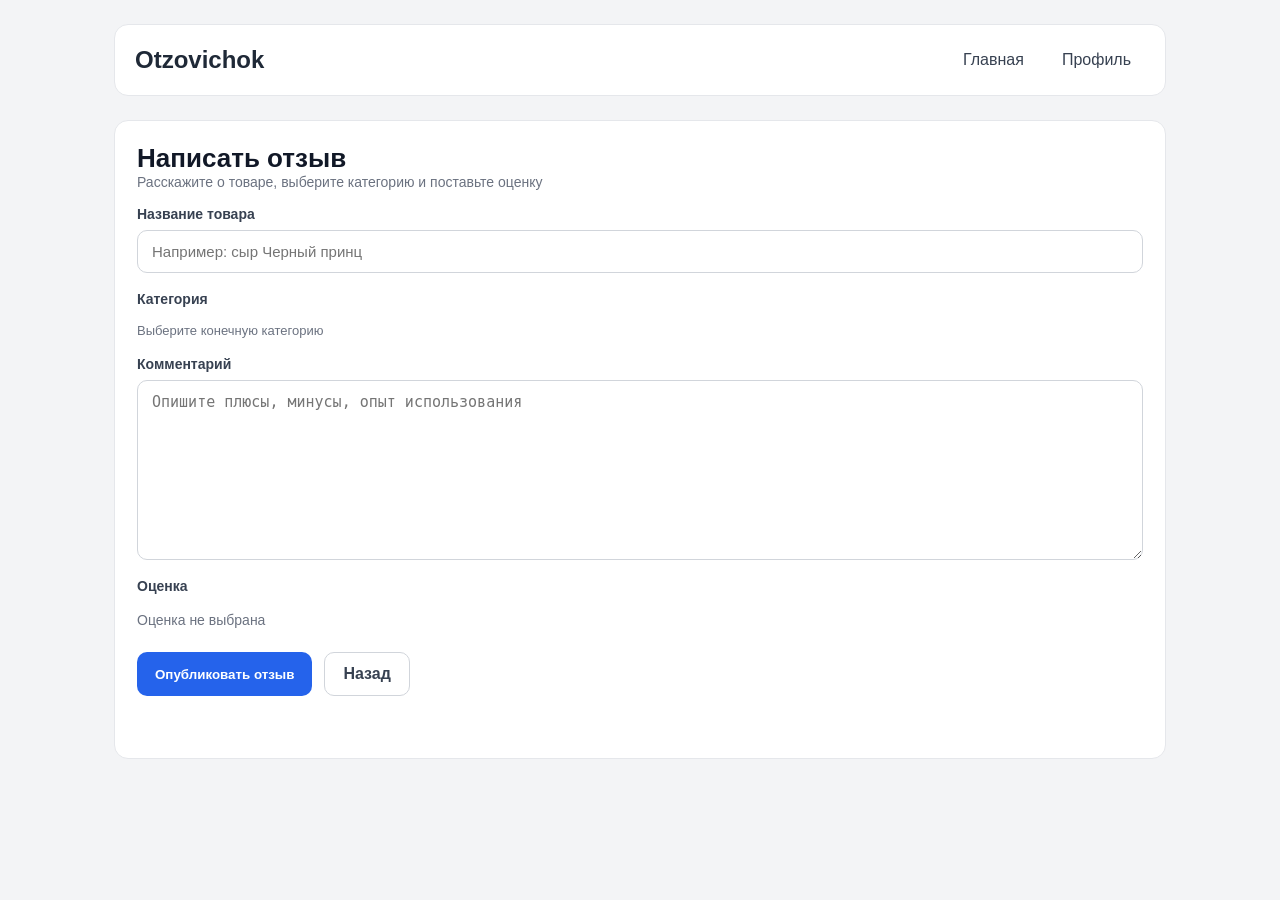
<file: src/main/resources/static/newcomment.html>
<!DOCTYPE html>
<html lang="ru">
<head>
    <meta charset="UTF-8">
    <meta name="viewport" content="width=device-width, initial-scale=1.0">
    <title>Написать отзыв</title>
    <link rel="stylesheet" href="style/newcomment.css">
    <script src="js/newcomment.js"></script>
</head>
<body>
<div class="wrap">
    <header class="topbar">
        <div class="logo">Otzovichok</div>

        <nav class="nav">
            <a href="index.html">Главная</a>
            <a href="profile.html">Профиль</a>
        </nav>
    </header>

    <section class="card section-card">
        <div class="section-head">
            <div>
                <h2>Написать отзыв</h2>
                <div class="muted">Расскажите о товаре, выберите категорию и поставьте оценку</div>
            </div>
        </div>

        <form id="commentForm" class="comment-form">
            <div class="field">
                <label for="title">Название товара</label>
                <input
                        type="text"
                        id="title"
                        name="title"
                        maxlength="200"
                        placeholder="Например: сыр Черный принц"
                        required
                >
            </div>

            <div class="field">
                <label>Категория</label>
                <div id="categoryContainer" class="category-container"></div>
                <small class="hint">Выберите конечную категорию</small>
            </div>

            <div class="field">
                <label for="comment">Комментарий</label>
                <textarea
                        id="comment"
                        name="comment"
                        rows="8"
                        placeholder="Опишите плюсы, минусы, опыт использования"
                        required
                ></textarea>
            </div>

            <div class="field">
                <label>Оценка</label>
                <div class="rating-block">
                    <div id="starRating" class="star-rating"></div>
                    <div id="ratingValue" class="rating-value">Оценка не выбрана</div>
                </div>
            </div>

            <div class="actions">
                <button type="submit" class="primary-btn submit-btn">Опубликовать отзыв</button>
                <a href="index.html" class="secondary-btn">Назад</a>
            </div>

            <div id="formMessage" class="form-message"></div>
        </form>
    </section>
</div>
</body>
</html>
</file>
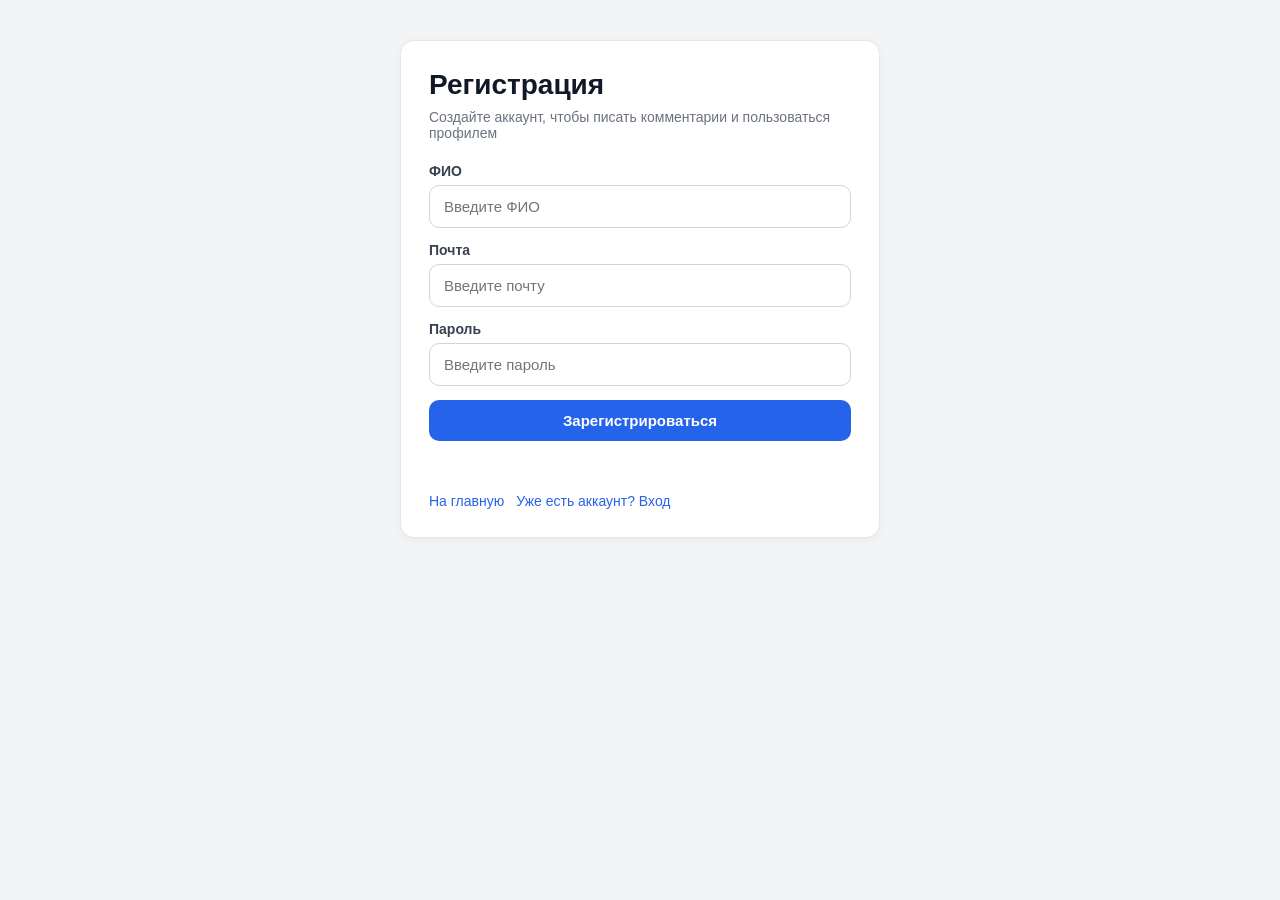
<file: src/main/resources/static/register.html>
<!DOCTYPE html>
<html lang="ru">
<head>
  <meta charset="UTF-8">
  <meta name="viewport" content="width=device-width, initial-scale=1.0">
  <title>Регистрация</title>
  <link rel="stylesheet" href="style/register.css">
  <script src="js/register.js"></script>
</head>
<body>
<div class="wrap">
  <div class="card">
    <div class="title">Регистрация</div>
    <div class="subtitle">Создайте аккаунт, чтобы писать комментарии и пользоваться профилем</div>

    <div class="form">
      <div>
        <div class="label">ФИО</div>
        <input class="input" type="text" id="fio" placeholder="Введите ФИО">
      </div>

      <div>
        <div class="label">Почта</div>
        <input class="input" type="email" id="mail" placeholder="Введите почту">
      </div>

      <div>
        <div class="label">Пароль</div>
        <input class="input" type="password" id="pasword" placeholder="Введите пароль">
      </div>

      <button class="btn" onclick="reg()">Зарегистрироваться</button>

      <div class="msg" id="msg"></div>
    </div>

    <div class="links">
      <a href="index.html">На главную</a>
      <a href="login.html">Уже есть аккаунт? Вход</a>
    </div>
  </div>
</div>
</body>
</html>
</file>
<file: src/main/resources/static/style/newcomment.css>
* {
    margin: 0;
    padding: 0;
    box-sizing: border-box;
}

body {
    font-family: Inter, Arial, sans-serif;
    background: #f3f4f6;
    color: #111827;
}

.wrap {
    max-width: 1100px;
    margin: 0 auto;
    padding: 24px;
}

.topbar {
    display: flex;
    justify-content: space-between;
    align-items: center;
    gap: 16px;
    background: #ffffff;
    border: 1px solid #e5e7eb;
    border-radius: 14px;
    padding: 16px 20px;
    margin-bottom: 24px;
}

.logo {
    font-size: 24px;
    font-weight: 700;
    color: #1f2937;
}

.nav {
    display: flex;
    gap: 10px;
    flex-wrap: wrap;
}

.nav a {
    text-decoration: none;
    color: #374151;
    padding: 10px 14px;
    border-radius: 10px;
    transition: 0.2s;
}

.nav a:hover {
    background: #f3f4f6;
    color: #111827;
}

.card {
    background: #ffffff;
    border: 1px solid #e5e7eb;
    border-radius: 14px;
    padding: 22px;
}

.section-card {
    margin-top: 24px;
}

.section-head {
    display: flex;
    justify-content: space-between;
    align-items: center;
    gap: 12px;
    margin-bottom: 16px;
}

.section-head h2 {
    font-size: 26px;
}

.muted {
    font-size: 14px;
    color: #6b7280;
}

.comment-form {
    display: flex;
    flex-direction: column;
    gap: 18px;
}

.field {
    display: flex;
    flex-direction: column;
    gap: 8px;
}

.field label {
    font-size: 14px;
    font-weight: 600;
    color: #374151;
}

.field input,
.field textarea,
.field select {
    width: 100%;
    padding: 12px 14px;
    border: 1px solid #d1d5db;
    border-radius: 10px;
    background: #ffffff;
    color: #111827;
    font-size: 15px;
    outline: none;
    transition: 0.2s;
}

.field input:focus,
.field textarea:focus,
.field select:focus {
    border-color: #93c5fd;
    box-shadow: 0 0 0 3px rgba(37, 99, 235, 0.12);
}

.field textarea {
    resize: vertical;
    min-height: 180px;
}

.hint {
    font-size: 13px;
    color: #6b7280;
}

.category-container {
    display: flex;
    flex-direction: column;
    gap: 12px;
}

.rating-block {
    display: flex;
    flex-direction: column;
    gap: 10px;
}

.star-rating {
    display: flex;
    gap: 10px;
    flex-wrap: wrap;
}

.star-btn {
    width: 44px;
    height: 44px;
    border: 1px solid #d1d5db;
    background: #ffffff;
    color: #374151;
    border-radius: 10px;
    cursor: pointer;
    font-size: 16px;
    font-weight: 700;
    transition: 0.2s;
}

.star-btn:hover {
    background: #eff6ff;
    border-color: #93c5fd;
    color: #1d4ed8;
}

.star-btn.active {
    background: #2563eb;
    color: #ffffff;
    border-color: #2563eb;
}

.rating-value {
    font-size: 14px;
    color: #6b7280;
}

.actions {
    display: flex;
    gap: 12px;
    flex-wrap: wrap;
    margin-top: 6px;
}

.primary-btn,
.secondary-btn,
.submit-btn {
    display: inline-block;
    text-decoration: none;
    padding: 12px 18px;
    border-radius: 10px;
    font-weight: 600;
    transition: 0.2s;
    border: none;
    cursor: pointer;
}

.primary-btn,
.submit-btn {
    background: #2563eb;
    color: #ffffff;
}

.primary-btn:hover,
.submit-btn:hover {
    background: #1d4ed8;
}

.secondary-btn {
    background: #ffffff;
    color: #374151;
    border: 1px solid #d1d5db;
}

.secondary-btn:hover {
    background: #f9fafb;
}

.submit-btn:disabled {
    opacity: 0.7;
    cursor: not-allowed;
}

.form-message {
    min-height: 22px;
    font-size: 14px;
    font-weight: 600;
}

.form-message.success {
    color: #059669;
}

.form-message.error {
    color: #dc2626;
}

@media (max-width: 600px) {
    .wrap {
        padding: 16px;
    }

    .topbar {
        flex-direction: column;
        align-items: flex-start;
    }

    .section-head {
        flex-direction: column;
        align-items: flex-start;
    }
}
</file>
<file: src/main/resources/static/style/register.css>
* {
    margin: 0;
    padding: 0;
    box-sizing: border-box;
}

body {
    font-family: Inter, Arial, sans-serif;
    background: #f3f4f6;
    color: #111827;
    min-height: 100vh;
}

.wrap {
    max-width: 520px;
    margin: 0 auto;
    padding: 40px 20px;
}

.card {
    background: #ffffff;
    border: 1px solid #e5e7eb;
    border-radius: 14px;
    padding: 28px;
    box-shadow: 0 2px 10px rgba(0, 0, 0, 0.04);
}

.title {
    font-size: 28px;
    font-weight: 700;
    margin-bottom: 8px;
    color: #111827;
}

.subtitle {
    font-size: 14px;
    color: #6b7280;
    margin-bottom: 22px;
}

.form {
    display: grid;
    gap: 14px;
}

.label {
    font-size: 14px;
    font-weight: 600;
    color: #374151;
    margin-bottom: 6px;
}

.input {
    width: 100%;
    padding: 12px 14px;
    border: 1px solid #d1d5db;
    border-radius: 10px;
    font-size: 15px;
    color: #111827;
    background: #ffffff;
    outline: none;
    transition: 0.2s;
}

.input:focus {
    border-color: #2563eb;
    box-shadow: 0 0 0 3px rgba(37, 99, 235, 0.12);
}

.btn {
    border: none;
    background: #2563eb;
    color: #ffffff;
    padding: 12px 16px;
    border-radius: 10px;
    cursor: pointer;
    font-size: 15px;
    font-weight: 600;
    transition: 0.2s;
}

.btn:hover {
    background: #1d4ed8;
}

.msg {
    min-height: 20px;
    font-size: 14px;
    color: #374151;
}

.links {
    margin-top: 18px;
    display: flex;
    gap: 12px;
    flex-wrap: wrap;
}

.links a {
    text-decoration: none;
    color: #2563eb;
    font-size: 14px;
}

.links a:hover {
    text-decoration: underline;
}
</file>
